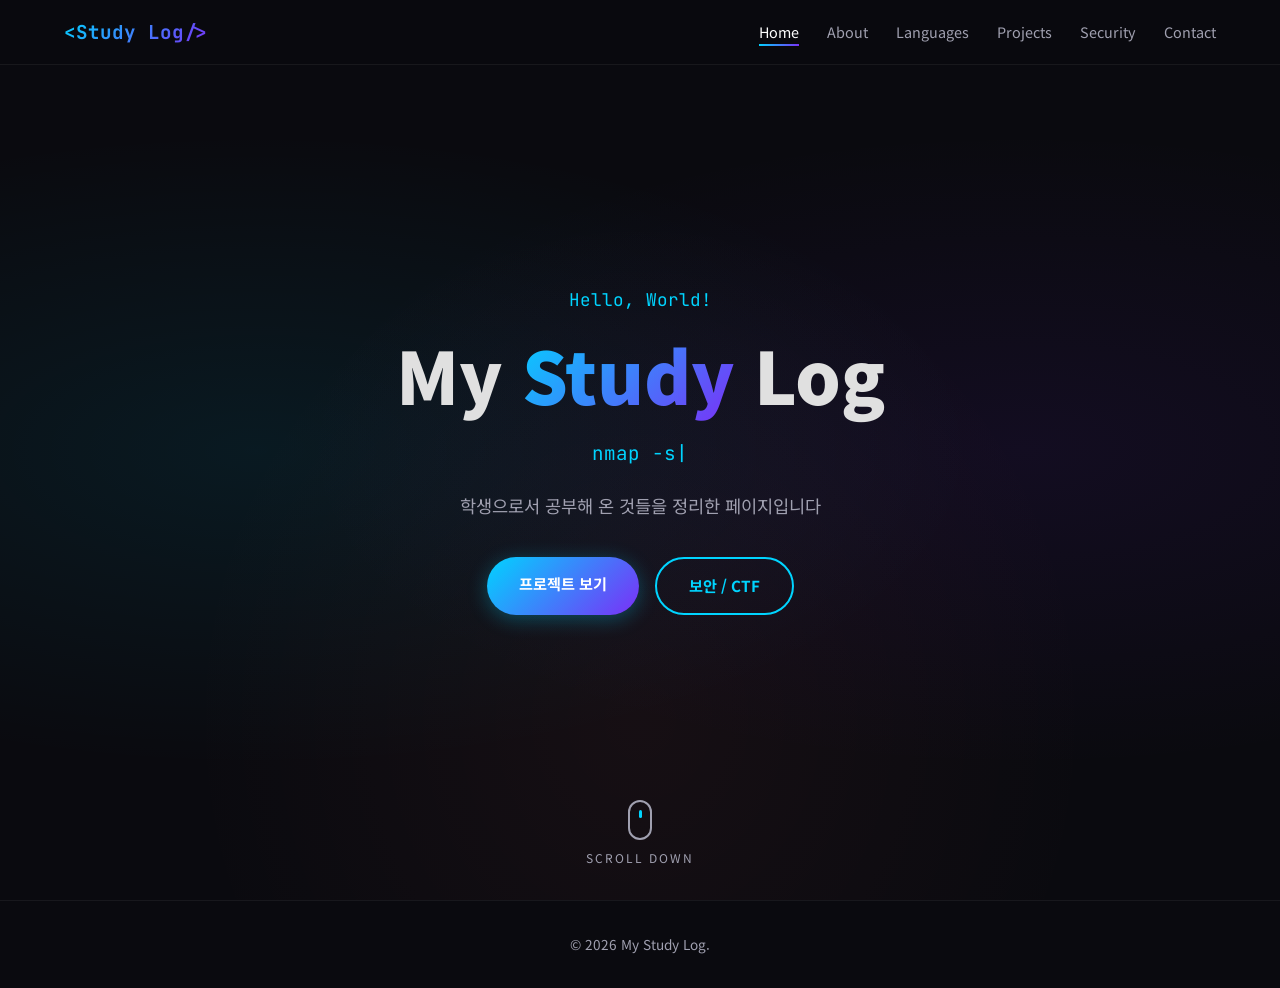
<file: index.html>
<!DOCTYPE html>
<html lang="ko">
<head>
    <meta charset="UTF-8">
    <meta name="viewport" content="width=device-width, initial-scale=1.0">
    <title>My Study Log</title>
    <link rel="stylesheet" href="style.css">
    <link href="https://fonts.googleapis.com/css2?family=JetBrains+Mono:wght@400;700&family=Noto+Sans+KR:wght@300;400;700;900&display=swap" rel="stylesheet">
</head>
<body>
    <nav id="navbar">
        <div class="nav-container">
            <a href="index.html" class="nav-logo">&lt;Study Log/&gt;</a>
            <ul class="nav-links">
                <li><a href="index.html" class="active">Home</a></li>
                <li><a href="about.html">About</a></li>
                <li><a href="languages.html">Languages</a></li>
                <li><a href="projects.html">Projects</a></li>
                <li><a href="security.html">Security</a></li>
                <li><a href="contact.html">Contact</a></li>
            </ul>
            <button class="nav-toggle" aria-label="Toggle menu">
                <span></span><span></span><span></span>
            </button>
        </div>
    </nav>

    <section id="hero">
        <div class="hero-bg-animation"></div>
        <div class="hero-content">
            <p class="hero-greeting">Hello, World!</p>
            <h1 class="hero-title">My <span class="accent">Study</span> Log</h1>
            <div class="hero-typing">
                <span class="typing-text" id="typing-text"></span><span class="cursor">|</span>
            </div>
            <p class="hero-desc">학생으로서 공부해 온 것들을 정리한 페이지입니다</p>
            <div class="hero-buttons">
                <a href="projects.html" class="btn btn-primary">프로젝트 보기</a>
                <a href="security.html" class="btn btn-outline">보안 / CTF</a>
            </div>
        </div>
        <div class="scroll-indicator">
            <div class="mouse">
                <div class="wheel"></div>
            </div>
            <span>Scroll Down</span>
        </div>
    </section>

    <footer>
        <div class="container">
            <p>&copy; 2026 My Study Log.</p>
        </div>
    </footer>

    <script src="script.js"></script>
</body>
</html>
</file>
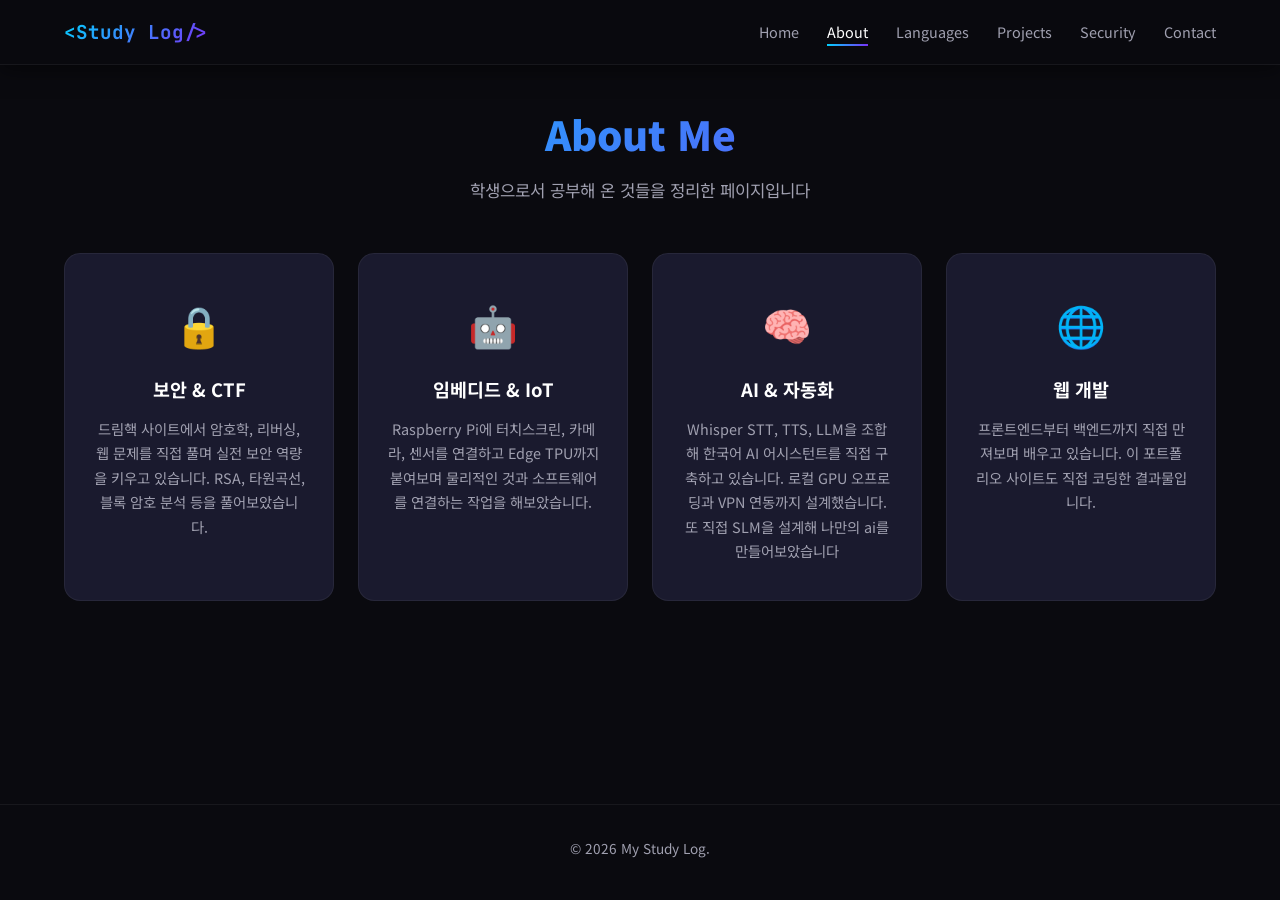
<file: about.html>
<!DOCTYPE html>
<html lang="ko">
<head>
    <meta charset="UTF-8">
    <meta name="viewport" content="width=device-width, initial-scale=1.0">
    <title>About - My Study Log</title>
    <link rel="stylesheet" href="style.css">
    <link href="https://fonts.googleapis.com/css2?family=JetBrains+Mono:wght@400;700&family=Noto+Sans+KR:wght@300;400;700;900&display=swap" rel="stylesheet">
</head>
<body>
    <nav id="navbar" class="scrolled">
        <div class="nav-container">
            <a href="index.html" class="nav-logo">&lt;Study Log/&gt;</a>
            <ul class="nav-links">
                <li><a href="index.html">Home</a></li>
                <li><a href="about.html" class="active">About</a></li>
                <li><a href="languages.html">Languages</a></li>
                <li><a href="projects.html">Projects</a></li>
                <li><a href="security.html">Security</a></li>
                <li><a href="contact.html">Contact</a></li>
            </ul>
            <button class="nav-toggle" aria-label="Toggle menu">
                <span></span><span></span><span></span>
            </button>
        </div>
    </nav>

    <section id="about" class="page-section">
        <div class="container">
            <h2 class="section-title">About Me</h2>
            <p class="section-subtitle">학생으로서 공부해 온 것들을 정리한 페이지입니다</p>
            <div class="about-grid">
                <div class="about-card visible">
                    <div class="about-icon">&#128274;</div>
                    <h3>보안 & CTF</h3>
                    <p>드림핵 사이트에서 암호학, 리버싱, 웹 문제를 직접 풀며 실전 보안 역량을 키우고 있습니다. RSA, 타원곡선, 블록 암호 분석 등을 풀어보았습니다.</p>
                </div>
                <div class="about-card visible">
                    <div class="about-icon">&#129302;</div>
                    <h3>임베디드 & IoT</h3>
                    <p>Raspberry Pi에 터치스크린, 카메라, 센서를 연결하고 Edge TPU까지 붙여보며 물리적인 것과 소프트웨어를 연결하는 작업을 해보았습니다.</p>
                </div>
                <div class="about-card visible">
                    <div class="about-icon">&#129504;</div>
                    <h3>AI & 자동화</h3>
                    <p>Whisper STT, TTS, LLM을 조합해 한국어 AI 어시스턴트를 직접 구축하고 있습니다. 로컬 GPU 오프로딩과 VPN 연동까지 설계했습니다. 또 직접 SLM을 설계해 나만의 ai를 만들어보았습니다</p>
                </div>
                <div class="about-card visible">
                    <div class="about-icon">&#127760;</div>
                    <h3>웹 개발</h3>
                    <p>프론트엔드부터 백엔드까지 직접 만져보며 배우고 있습니다. 이 포트폴리오 사이트도 직접 코딩한 결과물입니다.</p>
                </div>
            </div>
        </div>
    </section>

    <footer>
        <div class="container">
            <p>&copy; 2026 My Study Log.</p>
        </div>
    </footer>

    <script src="script.js"></script>
</body>
</html>
</file>
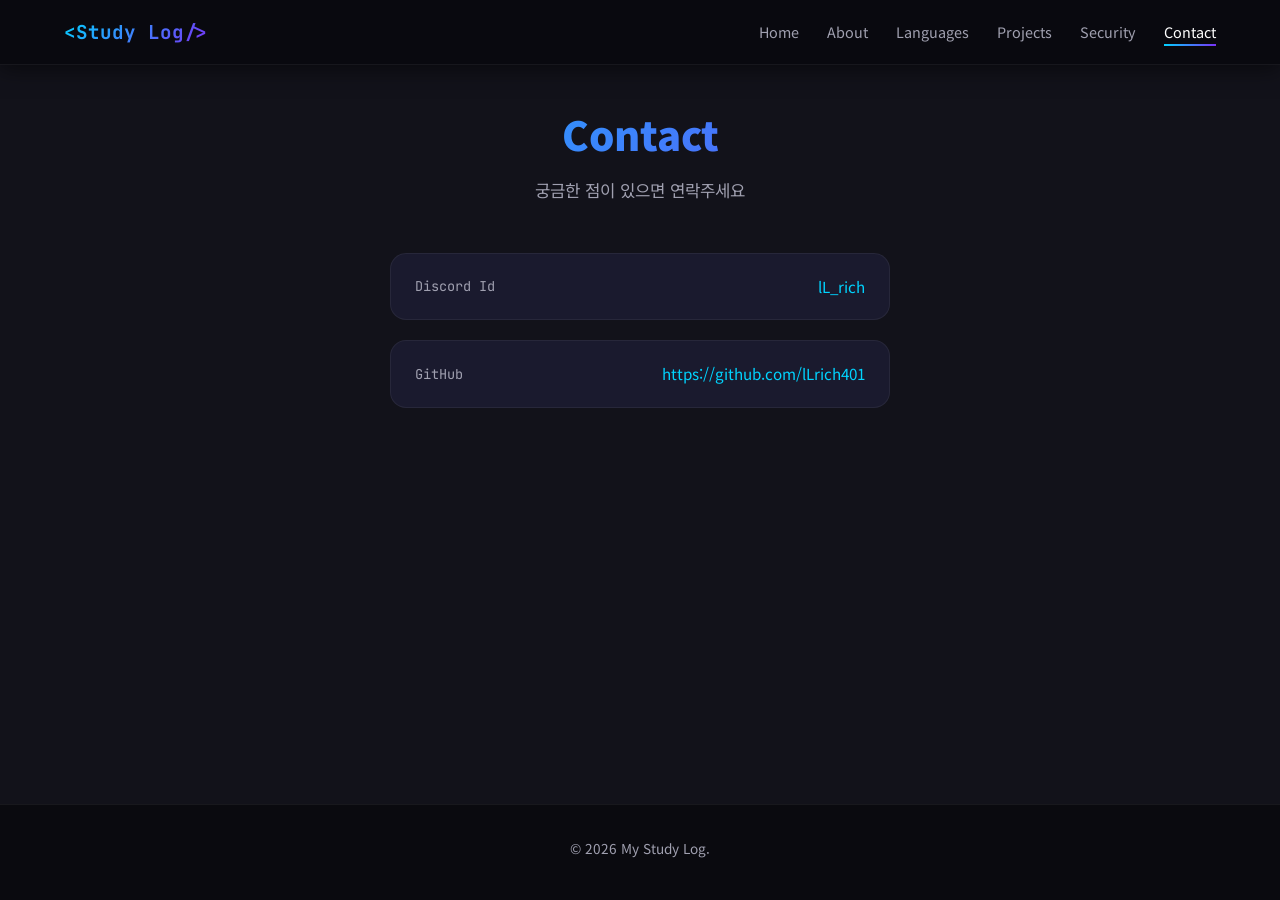
<file: contact.html>
<!DOCTYPE html>
<html lang="ko">
<head>
    <meta charset="UTF-8">
    <meta name="viewport" content="width=device-width, initial-scale=1.0">
    <title>Contact - My Study Log</title>
    <link rel="stylesheet" href="style.css">
    <link href="https://fonts.googleapis.com/css2?family=JetBrains+Mono:wght@400;700&family=Noto+Sans+KR:wght@300;400;700;900&display=swap" rel="stylesheet">
</head>
<body>
    <nav id="navbar" class="scrolled">
        <div class="nav-container">
            <a href="index.html" class="nav-logo">&lt;Study Log/&gt;</a>
            <ul class="nav-links">
                <li><a href="index.html">Home</a></li>
                <li><a href="about.html">About</a></li>
                <li><a href="languages.html">Languages</a></li>
                <li><a href="projects.html">Projects</a></li>
                <li><a href="security.html">Security</a></li>
                <li><a href="contact.html" class="active">Contact</a></li>
            </ul>
            <button class="nav-toggle" aria-label="Toggle menu">
                <span></span><span></span><span></span>
            </button>
        </div>
    </nav>

    <section id="contact" class="page-section">
        <div class="container">
            <h2 class="section-title">Contact</h2>
            <p class="section-subtitle">궁금한 점이 있으면 연락주세요</p>
            <div class="contact-content">
                <div class="contact-info">
                    <div class="contact-item">
                        <span class="contact-label">Discord Id</span>
                        <a href="mailto:your@email.com">lL_rich</a>
                    </div>
                    <div class="contact-item">
                        <span class="contact-label">GitHub</span>
                        <a href="https://github.com/" target="_blank">https://github.com/lLrich401</a>
                    </div>
                </div>
            </div>
        </div>
    </section>

    <footer>
        <div class="container">
            <p>&copy; 2026 My Study Log.</p>
        </div>
    </footer>

    <script src="script.js"></script>
</body>
</html>
</file>
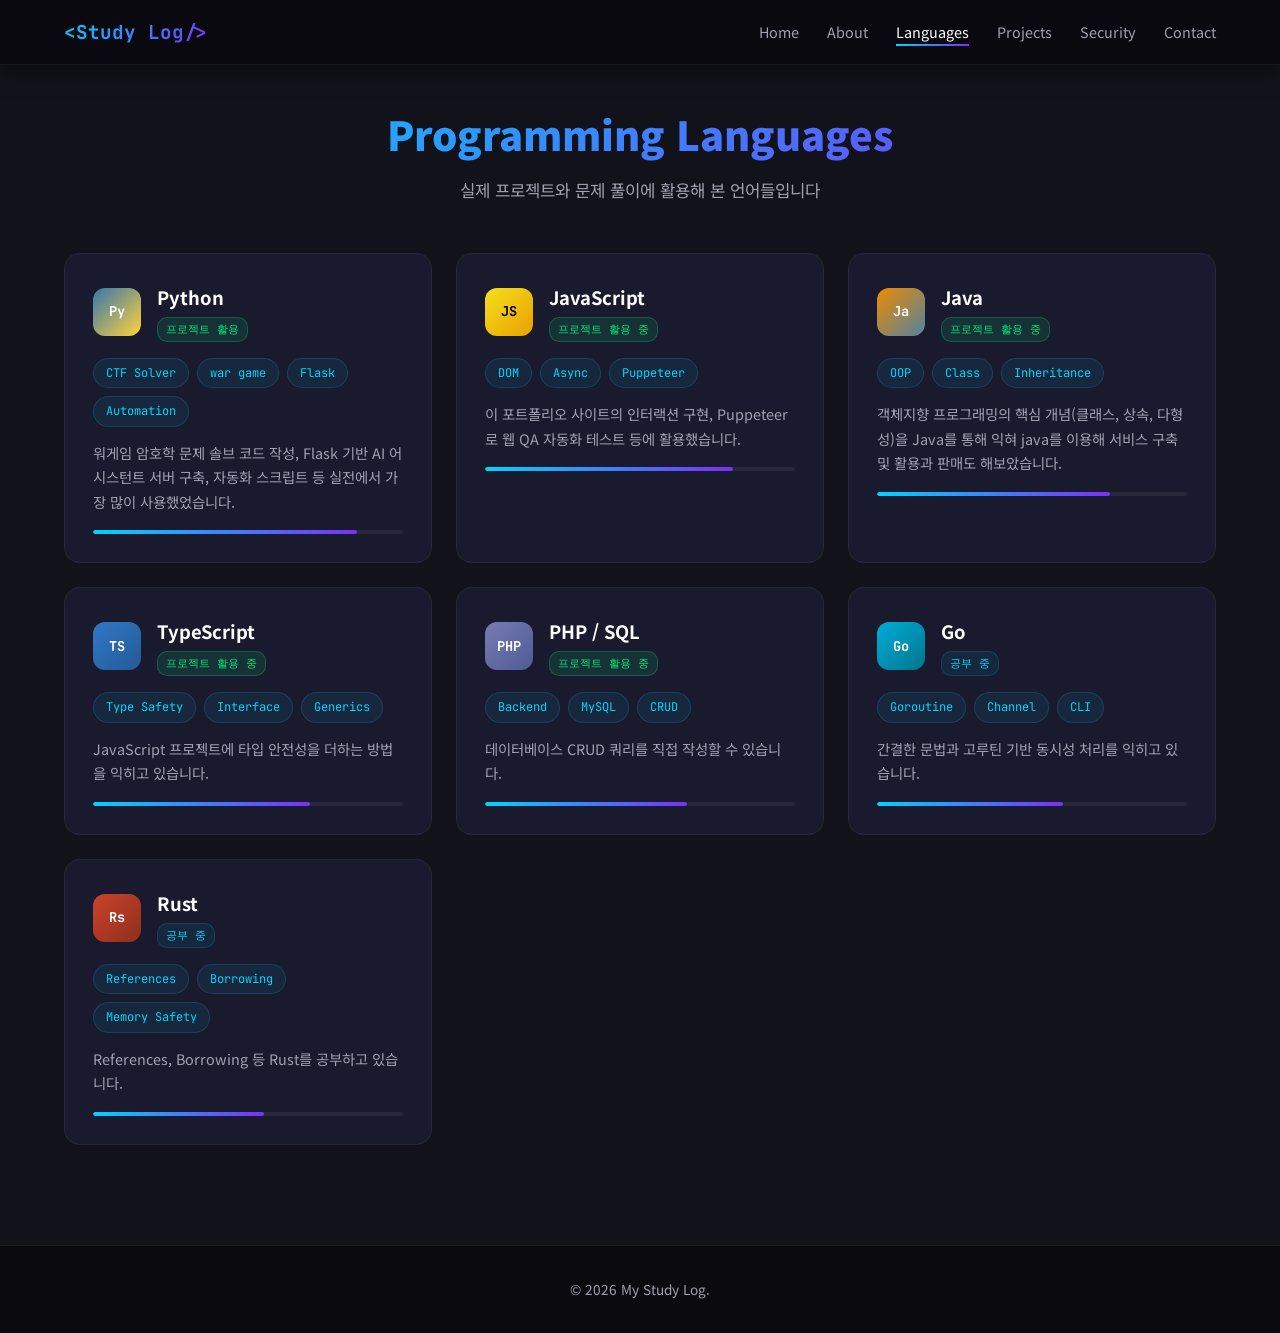
<file: languages.html>
<!DOCTYPE html>
<html lang="ko">
<head>
    <meta charset="UTF-8">
    <meta name="viewport" content="width=device-width, initial-scale=1.0">
    <title>Languages - My Study Log</title>
    <link rel="stylesheet" href="style.css">
    <link href="https://fonts.googleapis.com/css2?family=JetBrains+Mono:wght@400;700&family=Noto+Sans+KR:wght@300;400;700;900&display=swap" rel="stylesheet">
</head>
<body>
    <nav id="navbar" class="scrolled">
        <div class="nav-container">
            <a href="index.html" class="nav-logo">&lt;Study Log/&gt;</a>
            <ul class="nav-links">
                <li><a href="index.html">Home</a></li>
                <li><a href="about.html">About</a></li>
                <li><a href="languages.html" class="active">Languages</a></li>
                <li><a href="projects.html">Projects</a></li>
                <li><a href="security.html">Security</a></li>
                <li><a href="contact.html">Contact</a></li>
            </ul>
            <button class="nav-toggle" aria-label="Toggle menu">
                <span></span><span></span><span></span>
            </button>
        </div>
    </nav>

    <section id="languages" class="page-section">
        <div class="container">
            <h2 class="section-title">Programming Languages</h2>
            <p class="section-subtitle">실제 프로젝트와 문제 풀이에 활용해 본 언어들입니다</p>

            <div class="lang-grid">
                <div class="lang-card" data-lang="python">
                    <div class="lang-header">
                        <div class="lang-icon python-bg"><span>Py</span></div>
                        <div>
                            <h3>Python</h3>
                            <span class="lang-level level-active">프로젝트 활용</span>
                        </div>
                    </div>
                    <div class="lang-tags">
                        <span class="tag">CTF Solver</span>
                        <span class="tag">war game</span>
                        <span class="tag">Flask</span>
                        <span class="tag">Automation</span>
                    </div>
                    <p class="lang-desc">워게임 암호학 문제 솔브 코드 작성, Flask 기반 AI 어시스턴트 서버 구축, 자동화 스크립트 등 실전에서 가장 많이 사용했었습니다.</p>
                    <div class="lang-bar">
                        <div class="lang-progress" data-width="85"></div>
                    </div>
                </div>

                <div class="lang-card" data-lang="javascript">
                    <div class="lang-header">
                        <div class="lang-icon js-bg"><span>JS</span></div>
                        <div>
                            <h3>JavaScript</h3>
                            <span class="lang-level level-active">프로젝트 활용 중</span>
                        </div>
                    </div>
                    <div class="lang-tags">
                        <span class="tag">DOM</span>
                        <span class="tag">Async</span>
                        <span class="tag">Puppeteer</span>
                    </div>
                    <p class="lang-desc">이 포트폴리오 사이트의 인터랙션 구현, Puppeteer로 웹 QA 자동화 테스트 등에 활용했습니다.</p>
                    <div class="lang-bar">
                        <div class="lang-progress" data-width="80"></div>
                    </div>
                </div>

                <div class="lang-card" data-lang="java">
                    <div class="lang-header">
                        <div class="lang-icon java-bg"><span>Ja</span></div>
                        <div>
                            <h3>Java</h3>
                            <span class="lang-level level-active">프로젝트 활용 중</span>
                        </div>
                    </div>
                    <div class="lang-tags">
                        <span class="tag">OOP</span>
                        <span class="tag">Class</span>
                        <span class="tag">Inheritance</span>
                    </div>
                    <p class="lang-desc">객체지향 프로그래밍의 핵심 개념(클래스, 상속, 다형성)을 Java를 통해 익혀 java를 이용해 서비스 구축 및 활용과 판매도 해보았습니다.</p>
                    <div class="lang-bar">
                        <div class="lang-progress" data-width="75"></div>
                    </div>
                </div>

                <div class="lang-card" data-lang="typescript">
                    <div class="lang-header">
                        <div class="lang-icon ts-bg"><span>TS</span></div>
                        <div>
                            <h3>TypeScript</h3>
                            <span class="lang-level level-active">프로젝트 활용 중</span>
                        </div>
                    </div>
                    <div class="lang-tags">
                        <span class="tag">Type Safety</span>
                        <span class="tag">Interface</span>
                        <span class="tag">Generics</span>
                    </div>
                    <p class="lang-desc">JavaScript 프로젝트에 타입 안전성을 더하는 방법을 익히고 있습니다.</p>
                    <div class="lang-bar">
                        <div class="lang-progress" data-width="70"></div>
                    </div>
                </div>

                <div class="lang-card" data-lang="php">
                    <div class="lang-header">
                        <div class="lang-icon php-bg"><span>PHP</span></div>
                        <div>
                            <h3>PHP / SQL</h3>
                            <span class="lang-level level-active">프로젝트 활용 중</span>
                        </div>
                    </div>
                    <div class="lang-tags">
                        <span class="tag">Backend</span>
                        <span class="tag">MySQL</span>
                        <span class="tag">CRUD</span>
                    </div>
                    <p class="lang-desc">데이터베이스 CRUD 쿼리를 직접 작성할 수 있습니다.</p>
                    <div class="lang-bar">
                        <div class="lang-progress" data-width="65"></div>
                    </div>
                </div>

                <div class="lang-card" data-lang="go">
                    <div class="lang-header">
                        <div class="lang-icon go-bg"><span>Go</span></div>
                        <div>
                            <h3>Go</h3>
                            <span class="lang-level level-learning">공부 중</span>
                        </div>
                    </div>
                    <div class="lang-tags">
                        <span class="tag">Goroutine</span>
                        <span class="tag">Channel</span>
                        <span class="tag">CLI</span>
                    </div>
                    <p class="lang-desc">간결한 문법과 고루틴 기반 동시성 처리를 익히고 있습니다.</p>
                    <div class="lang-bar">
                        <div class="lang-progress" data-width="60"></div>
                    </div>
                </div>

                <div class="lang-card" data-lang="rust">
                    <div class="lang-header">
                        <div class="lang-icon rust-bg"><span>Rs</span></div>
                        <div>
                            <h3>Rust</h3>
                            <span class="lang-level level-learning">공부 중</span>
                        </div>
                    </div>
                    <div class="lang-tags">
                        <span class="tag">References</span>
                        <span class="tag">Borrowing</span>
                        <span class="tag">Memory Safety</span>
                    </div>
                    <p class="lang-desc">References, Borrowing 등 Rust를 공부하고 있습니다.</p>
                    <div class="lang-bar">
                        <div class="lang-progress" data-width="55"></div>
                    </div>
                </div>
            </div>
        </div>
    </section>

    <footer>
        <div class="container">
            <p>&copy; 2026 My Study Log.</p>
        </div>
    </footer>

    <script src="script.js"></script>
</body>
</html>
</file>
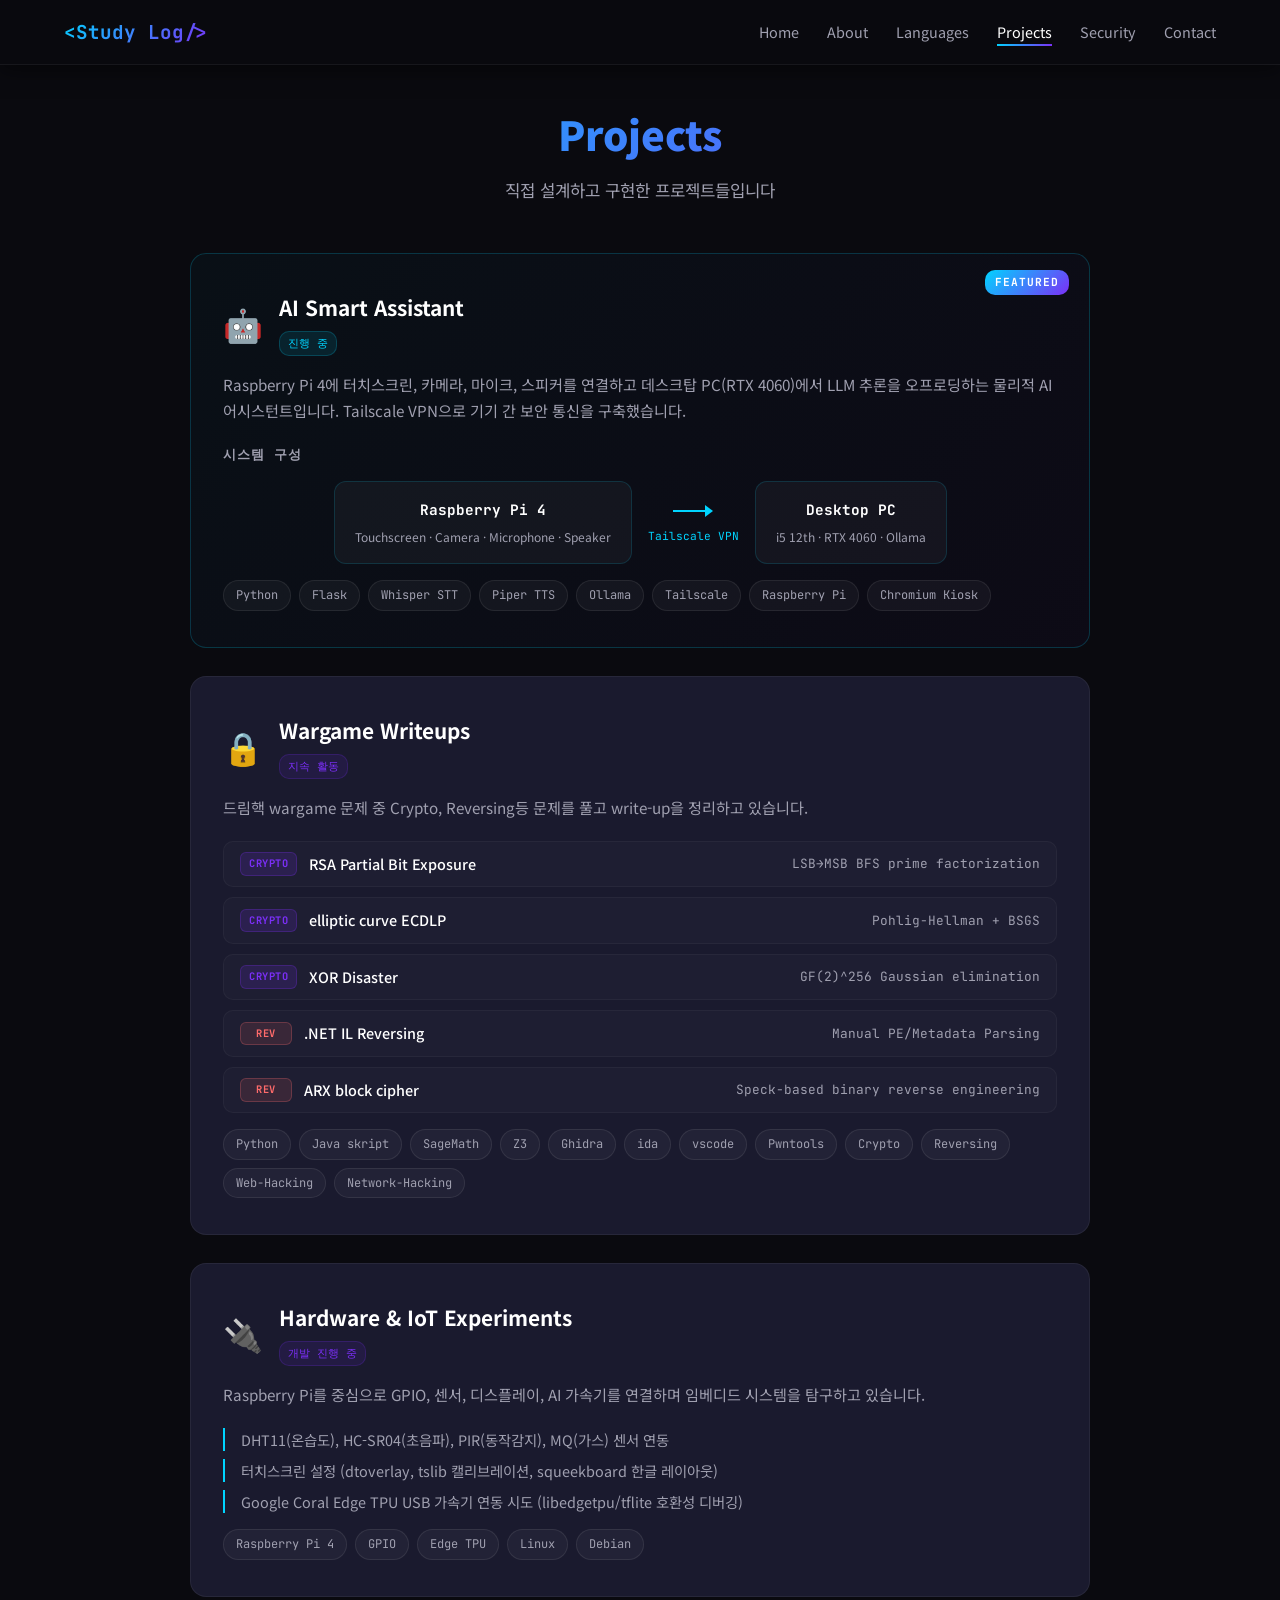
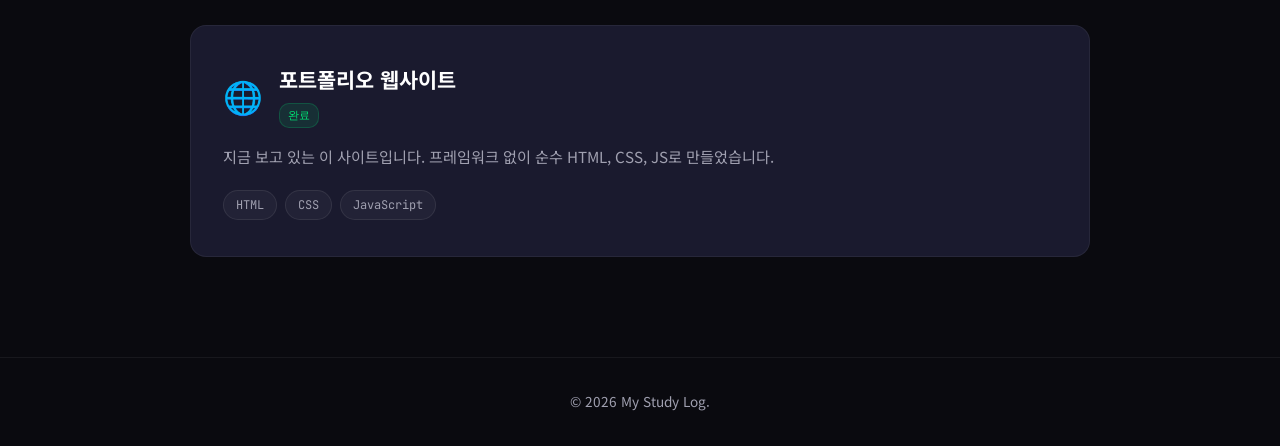
<file: projects.html>
<!DOCTYPE html>
<html lang="ko">
<head>
    <meta charset="UTF-8">
    <meta name="viewport" content="width=device-width, initial-scale=1.0">
    <title>Projects - My Study Log</title>
    <link rel="stylesheet" href="style.css">
    <link href="https://fonts.googleapis.com/css2?family=JetBrains+Mono:wght@400;700&family=Noto+Sans+KR:wght@300;400;700;900&display=swap" rel="stylesheet">
</head>
<body>
    <nav id="navbar" class="scrolled">
        <div class="nav-container">
            <a href="index.html" class="nav-logo">&lt;Study Log/&gt;</a>
            <ul class="nav-links">
                <li><a href="index.html">Home</a></li>
                <li><a href="about.html">About</a></li>
                <li><a href="languages.html">Languages</a></li>
                <li><a href="projects.html" class="active">Projects</a></li>
                <li><a href="security.html">Security</a></li>
                <li><a href="contact.html">Contact</a></li>
            </ul>
            <button class="nav-toggle" aria-label="Toggle menu">
                <span></span><span></span><span></span>
            </button>
        </div>
    </nav>

    <section id="projects" class="page-section">
        <div class="container">
            <h2 class="section-title">Projects</h2>
            <p class="section-subtitle">직접 설계하고 구현한 프로젝트들입니다</p>

            <div class="project-list">

                <!-- Project 1: AI Assistant -->
                <div class="project-card featured">
                    <div class="project-badge">Featured</div>
                    <div class="project-header">
                        <div class="project-icon">&#129302;</div>
                        <div>
                            <h3>AI Smart Assistant</h3>
                            <span class="project-status status-progress">진행 중</span>
                        </div>
                    </div>
                    <p class="project-desc">
                        Raspberry Pi 4에 터치스크린, 카메라, 마이크, 스피커를 연결하고 데스크탑 PC(RTX 4060)에서 LLM 추론을 오프로딩하는 물리적 AI 어시스턴트입니다. Tailscale VPN으로 기기 간 보안 통신을 구축했습니다.
                    </p>
                    <div class="project-architecture">
                        <h4>시스템 구성</h4>
                        <div class="arch-flow">
                            <div class="arch-node">
                                <span class="arch-label">Raspberry Pi 4</span>
                                <span class="arch-detail">Touchscreen · Camera · Microphone · Speaker</span>
                            </div>
                            <div class="arch-arrow">
                                <svg width="40" height="24" viewBox="0 0 40 24">
                                    <line x1="0" y1="12" x2="32" y2="12" stroke="currentColor" stroke-width="2"/>
                                    <polygon points="32,6 40,12 32,18" fill="currentColor"/>
                                </svg>
                                <span>Tailscale VPN</span>
                            </div>
                            <div class="arch-node">
                                <span class="arch-label">Desktop PC</span>
                                <span class="arch-detail">i5 12th · RTX 4060 · Ollama</span>
                            </div>
                        </div>
                    </div>
                    <div class="project-tech">
                        <span class="tech-tag">Python</span>
                        <span class="tech-tag">Flask</span>
                        <span class="tech-tag">Whisper STT</span>
                        <span class="tech-tag">Piper TTS</span>
                        <span class="tech-tag">Ollama</span>
                        <span class="tech-tag">Tailscale</span>
                        <span class="tech-tag">Raspberry Pi</span>
                        <span class="tech-tag">Chromium Kiosk</span>
                    </div>
                </div>

                <!-- Project 2: CTF Writeups -->
                <div class="project-card">
                    <div class="project-header">
                        <div class="project-icon">&#128274;</div>
                        <div>
                            <h3>Wargame Writeups</h3>
                            <span class="project-status status-ongoing">지속 활동</span>
                        </div>
                    </div>
                    <p class="project-desc">
                        드림핵 wargame 문제 중 Crypto, Reversing등 문제를 풀고 write-up을 정리하고 있습니다.
                    </p>
                    <div class="ctf-highlights">
                        <div class="ctf-item">
                            <span class="ctf-category crypto">Crypto</span>
                            <span class="ctf-name">RSA Partial Bit Exposure</span>
                            <span class="ctf-method">LSB→MSB BFS prime factorization</span>
                        </div>
                        <div class="ctf-item">
                            <span class="ctf-category crypto">Crypto</span>
                            <span class="ctf-name">elliptic curve ECDLP</span>
                            <span class="ctf-method">Pohlig-Hellman + BSGS</span>
                        </div>
                        <div class="ctf-item">
                            <span class="ctf-category crypto">Crypto</span>
                            <span class="ctf-name">XOR Disaster</span>
                            <span class="ctf-method">GF(2)^256 Gaussian elimination</span>
                        </div>
                        <div class="ctf-item">
                            <span class="ctf-category rev">Rev</span>
                            <span class="ctf-name">.NET IL Reversing</span>
                            <span class="ctf-method">Manual PE/Metadata Parsing</span>
                        </div>
                        <div class="ctf-item">
                            <span class="ctf-category rev">Rev</span>
                            <span class="ctf-name">ARX ​​block cipher</span>
                            <span class="ctf-method">Speck-based binary reverse engineering</span>
                        </div>
                    </div>
                    <div class="project-tech">
                        <span class="tech-tag">Python</span>
                        <span class="tech-tag">Java skript</span>
                        <span class="tech-tag">SageMath</span>
                        <span class="tech-tag">Z3</span>
                        <span class="tech-tag">Ghidra</span>
                        <span class="tech-tag">ida</span>
                        <span class="tech-tag">vscode</span>
                        <span class="tech-tag">Pwntools</span>
                        <span class="tech-tag">Crypto</span>
                        <span class="tech-tag">Reversing</span>
                        <span class="tech-tag">Web-Hacking</span>
                        <span class="tech-tag">Network-Hacking</span>
                    </div>
                </div>

                <!-- Project 3: Hardware/IoT -->
                <div class="project-card">
                    <div class="project-header">
                        <div class="project-icon">&#128268;</div>
                        <div>
                            <h3>Hardware & IoT Experiments</h3>
                            <span class="project-status status-ongoing">개발 진행 중</span>
                        </div>
                    </div>
                    <p class="project-desc">
                        Raspberry Pi를 중심으로 GPIO, 센서, 디스플레이, AI 가속기를 연결하며 임베디드 시스템을 탐구하고 있습니다.
                    </p>
                    <ul class="project-highlights">
                        <li>DHT11(온습도), HC-SR04(초음파), PIR(동작감지), MQ(가스) 센서 연동</li>
                        <li>터치스크린 설정 (dtoverlay, tslib 캘리브레이션, squeekboard 한글 레이아웃)</li>
                        <li>Google Coral Edge TPU USB 가속기 연동 시도 (libedgetpu/tflite 호환성 디버깅)</li>
                    </ul>
                    <div class="project-tech">
                        <span class="tech-tag">Raspberry Pi 4</span>
                        <span class="tech-tag">GPIO</span>
                        <span class="tech-tag">Edge TPU</span>
                        <span class="tech-tag">Linux</span>
                        <span class="tech-tag">Debian</span>
                    </div>
                </div>

                <!-- Project 4: This Portfolio -->
                <div class="project-card">
                    <div class="project-header">
                        <div class="project-icon">&#127760;</div>
                        <div>
                            <h3>포트폴리오 웹사이트</h3>
                            <span class="project-status status-done">완료</span>
                        </div>
                    </div>
                    <p class="project-desc">
                        지금 보고 있는 이 사이트입니다. 프레임워크 없이 순수 HTML, CSS, JS로 만들었습니다.
                    </p>
                    <div class="project-tech">
                        <span class="tech-tag">HTML</span>
                        <span class="tech-tag">CSS</span>
                        <span class="tech-tag">JavaScript</span>
                    </div>
                </div>

            </div>
        </div>
    </section>

    <footer>
        <div class="container">
            <p>&copy; 2026 My Study Log.</p>
        </div>
    </footer>

    <script src="script.js"></script>
</body>
</html>
</file>
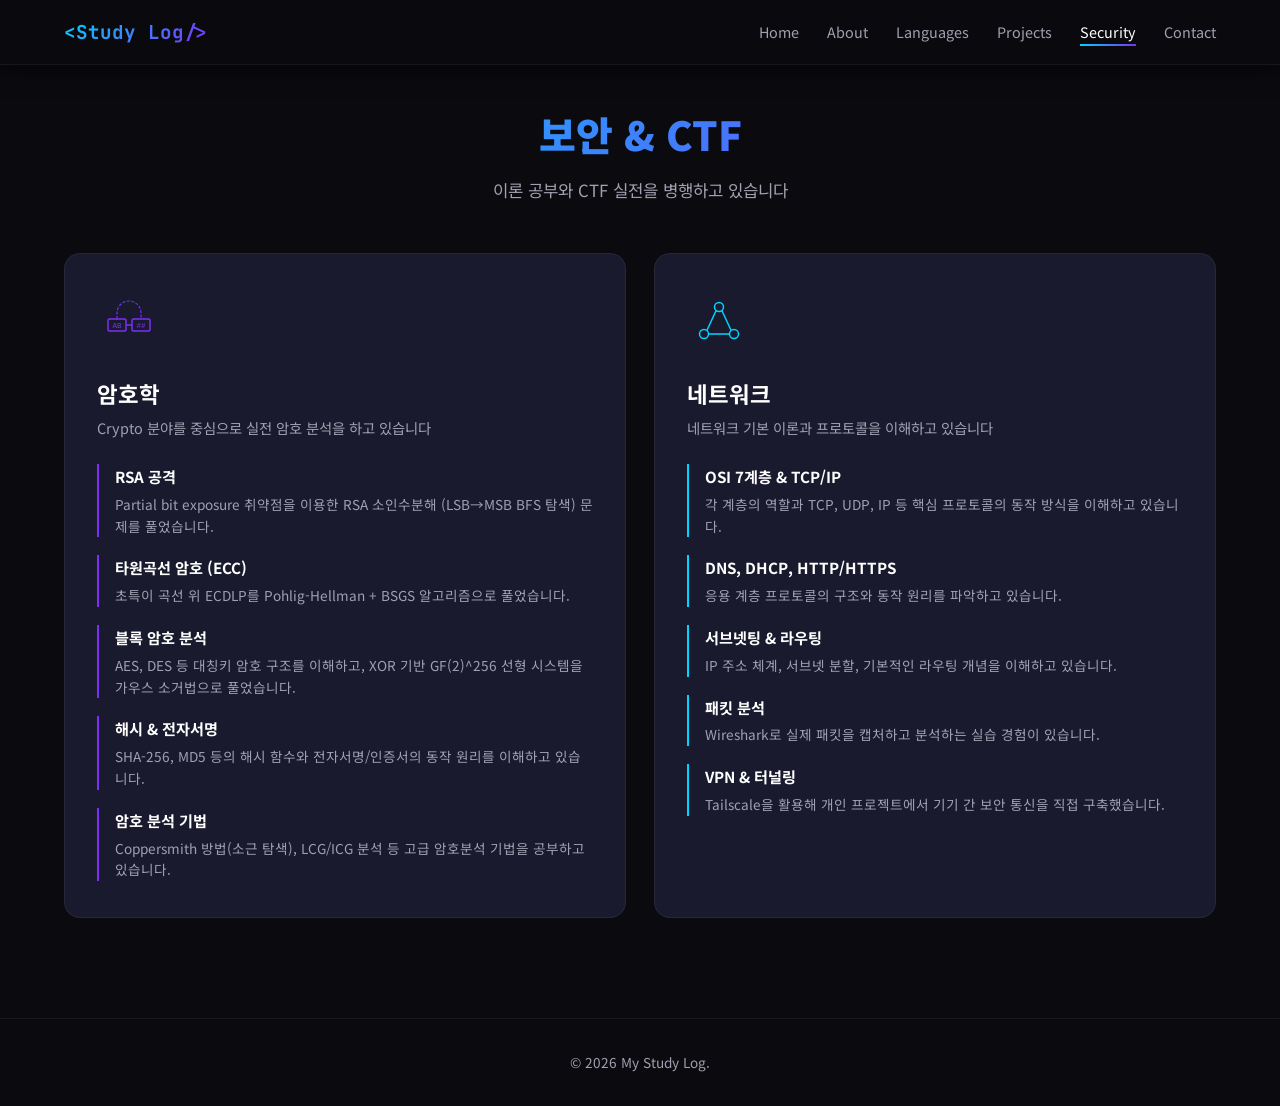
<file: security.html>
<!DOCTYPE html>
<html lang="ko">
<head>
    <meta charset="UTF-8">
    <meta name="viewport" content="width=device-width, initial-scale=1.0">
    <title>Security - My Study Log</title>
    <link rel="stylesheet" href="style.css">
    <link href="https://fonts.googleapis.com/css2?family=JetBrains+Mono:wght@400;700&family=Noto+Sans+KR:wght@300;400;700;900&display=swap" rel="stylesheet">
</head>
<body>
    <nav id="navbar" class="scrolled">
        <div class="nav-container">
            <a href="index.html" class="nav-logo">&lt;Study Log/&gt;</a>
            <ul class="nav-links">
                <li><a href="index.html">Home</a></li>
                <li><a href="about.html">About</a></li>
                <li><a href="languages.html">Languages</a></li>
                <li><a href="projects.html">Projects</a></li>
                <li><a href="security.html" class="active">Security</a></li>
                <li><a href="contact.html">Contact</a></li>
            </ul>
            <button class="nav-toggle" aria-label="Toggle menu">
                <span></span><span></span><span></span>
            </button>
        </div>
    </nav>

    <section id="security" class="page-section">
        <div class="container">
            <h2 class="section-title">보안 & CTF</h2>
            <p class="section-subtitle">이론 공부와 CTF 실전을 병행하고 있습니다</p>

            <div class="security-grid">
                <div class="security-card" data-topic="crypto">
                    <div class="security-icon">
                        <svg viewBox="0 0 64 64" width="48" height="48">
                            <rect x="4" y="28" width="24" height="16" rx="2" fill="none" stroke="currentColor" stroke-width="2"/>
                            <rect x="36" y="28" width="24" height="16" rx="2" fill="none" stroke="currentColor" stroke-width="2"/>
                            <line x1="28" y1="36" x2="36" y2="36" stroke="currentColor" stroke-width="2"/>
                            <text x="10" y="40" font-size="10" fill="currentColor" font-family="monospace">AB</text>
                            <text x="42" y="40" font-size="10" fill="currentColor" font-family="monospace">##</text>
                            <path d="M16 28V20a16 16 0 0 1 32 0v8" fill="none" stroke="currentColor" stroke-width="1.5" stroke-dasharray="4,2"/>
                        </svg>
                    </div>
                    <h3>암호학</h3>
                    <h4>Crypto 분야를 중심으로 실전 암호 분석을 하고 있습니다</h4>
                    <ul class="security-list">
                        <li>
                            <strong>RSA 공격</strong>
                            <p>Partial bit exposure 취약점을 이용한 RSA 소인수분해 (LSB→MSB BFS 탐색) 문제를 풀었습니다.</p>
                        </li>
                        <li>
                            <strong>타원곡선 암호 (ECC)</strong>
                            <p>초특이 곡선 위 ECDLP를 Pohlig-Hellman + BSGS 알고리즘으로 풀었습니다.</p>
                        </li>
                        <li>
                            <strong>블록 암호 분석</strong>
                            <p>AES, DES 등 대칭키 암호 구조를 이해하고, XOR 기반 GF(2)^256 선형 시스템을 가우스 소거법으로 풀었습니다.</p>
                        </li>
                        <li>
                            <strong>해시 & 전자서명</strong>
                            <p>SHA-256, MD5 등의 해시 함수와 전자서명/인증서의 동작 원리를 이해하고 있습니다.</p>
                        </li>
                        <li>
                            <strong>암호 분석 기법</strong>
                            <p>Coppersmith 방법(소근 탐색), LCG/ICG 분석 등 고급 암호분석 기법을 공부하고 있습니다.</p>
                        </li>
                    </ul>
                </div>

                <div class="security-card" data-topic="network">
                    <div class="security-icon">
                        <svg viewBox="0 0 64 64" width="48" height="48">
                            <circle cx="32" cy="12" r="6" fill="none" stroke="currentColor" stroke-width="2"/>
                            <circle cx="12" cy="48" r="6" fill="none" stroke="currentColor" stroke-width="2"/>
                            <circle cx="52" cy="48" r="6" fill="none" stroke="currentColor" stroke-width="2"/>
                            <line x1="28" y1="17" x2="16" y2="43" stroke="currentColor" stroke-width="2"/>
                            <line x1="36" y1="17" x2="48" y2="43" stroke="currentColor" stroke-width="2"/>
                            <line x1="18" y1="48" x2="46" y2="48" stroke="currentColor" stroke-width="2"/>
                        </svg>
                    </div>
                    <h3>네트워크</h3>
                    <h4>네트워크 기본 이론과 프로토콜을 이해하고 있습니다</h4>
                    <ul class="security-list">
                        <li>
                            <strong>OSI 7계층 & TCP/IP</strong>
                            <p>각 계층의 역할과 TCP, UDP, IP 등 핵심 프로토콜의 동작 방식을 이해하고 있습니다.</p>
                        </li>
                        <li>
                            <strong>DNS, DHCP, HTTP/HTTPS</strong>
                            <p>응용 계층 프로토콜의 구조와 동작 원리를 파악하고 있습니다.</p>
                        </li>
                        <li>
                            <strong>서브넷팅 & 라우팅</strong>
                            <p>IP 주소 체계, 서브넷 분할, 기본적인 라우팅 개념을 이해하고 있습니다.</p>
                        </li>
                        <li>
                            <strong>패킷 분석</strong>
                            <p>Wireshark로 실제 패킷을 캡처하고 분석하는 실습 경험이 있습니다.</p>
                        </li>
                        <li>
                            <strong>VPN & 터널링</strong>
                            <p>Tailscale을 활용해 개인 프로젝트에서 기기 간 보안 통신을 직접 구축했습니다.</p>
                        </li>
                    </ul>
                </div>
            </div>
        </div>
    </section>

    <footer>
        <div class="container">
            <p>&copy; 2026 My Study Log.</p>
        </div>
    </footer>

    <script src="script.js"></script>
</body>
</html>
</file>
<file: style.css>
/* ===== CSS Variables ===== */
:root {
    --bg-primary: #0a0a0f;
    --bg-secondary: #12121a;
    --bg-card: #1a1a2e;
    --bg-card-hover: #222240;
    --text-primary: #e0e0e0;
    --text-secondary: #a0a0b0;
    --accent: #00d4ff;
    --accent-2: #7b2ff7;
    --accent-3: #ff6b6b;
    --accent-4: #00e676;
    --gradient-1: linear-gradient(135deg, #00d4ff, #7b2ff7);
    --gradient-2: linear-gradient(135deg, #7b2ff7, #ff6b6b);
    --border-color: rgba(255, 255, 255, 0.06);
    --shadow: 0 8px 32px rgba(0, 0, 0, 0.3);
    --radius: 16px;
    --font-main: 'Noto Sans KR', sans-serif;
    --font-mono: 'JetBrains Mono', monospace;
}

/* ===== Reset & Base ===== */
*, *::before, *::after {
    margin: 0;
    padding: 0;
    box-sizing: border-box;
}

html {
    scroll-behavior: smooth;
    font-size: 16px;
}

body {
    font-family: var(--font-main);
    background: var(--bg-primary);
    color: var(--text-primary);
    line-height: 1.7;
    overflow-x: hidden;
}

a {
    color: var(--accent);
    text-decoration: none;
    transition: color 0.3s;
}

a:hover {
    color: #fff;
}

.container {
    max-width: 1200px;
    margin: 0 auto;
    padding: 0 24px;
}

/* ===== Navigation ===== */
#navbar {
    position: fixed;
    top: 0;
    left: 0;
    right: 0;
    z-index: 1000;
    background: rgba(10, 10, 15, 0.85);
    backdrop-filter: blur(20px);
    border-bottom: 1px solid var(--border-color);
    transition: all 0.3s;
}

#navbar.scrolled {
    background: rgba(10, 10, 15, 0.95);
    box-shadow: 0 4px 20px rgba(0, 0, 0, 0.5);
}

.nav-container {
    max-width: 1200px;
    margin: 0 auto;
    padding: 0 24px;
    display: flex;
    justify-content: space-between;
    align-items: center;
    height: 64px;
}

.nav-logo {
    font-family: var(--font-mono);
    font-size: 1.2rem;
    font-weight: 700;
    background: var(--gradient-1);
    -webkit-background-clip: text;
    -webkit-text-fill-color: transparent;
    background-clip: text;
}

.nav-links {
    display: flex;
    list-style: none;
    gap: 28px;
}

.nav-links a {
    color: var(--text-secondary);
    font-size: 0.9rem;
    font-weight: 400;
    position: relative;
    padding: 4px 0;
}

.nav-links a::after {
    content: '';
    position: absolute;
    bottom: 0;
    left: 0;
    width: 0;
    height: 2px;
    background: var(--gradient-1);
    transition: width 0.3s;
}

.nav-links a:hover,
.nav-links a.active {
    color: #fff;
    -webkit-text-fill-color: unset;
}

.nav-links a:hover::after,
.nav-links a.active::after {
    width: 100%;
}

.nav-toggle {
    display: none;
    flex-direction: column;
    gap: 5px;
    background: none;
    border: none;
    cursor: pointer;
    padding: 4px;
}

.nav-toggle span {
    width: 24px;
    height: 2px;
    background: var(--text-primary);
    transition: all 0.3s;
}

/* ===== Hero Section ===== */
#hero {
    min-height: 100vh;
    display: flex;
    flex-direction: column;
    justify-content: center;
    align-items: center;
    text-align: center;
    position: relative;
    padding: 80px 24px;
    overflow: hidden;
}

.hero-bg-animation {
    position: absolute;
    inset: 0;
    background:
        radial-gradient(ellipse at 20% 50%, rgba(0, 212, 255, 0.08) 0%, transparent 50%),
        radial-gradient(ellipse at 80% 50%, rgba(123, 47, 247, 0.08) 0%, transparent 50%),
        radial-gradient(ellipse at 50% 80%, rgba(255, 107, 107, 0.05) 0%, transparent 50%);
    animation: bgPulse 8s ease-in-out infinite alternate;
}

@keyframes bgPulse {
    0% { opacity: 0.6; transform: scale(1); }
    100% { opacity: 1; transform: scale(1.05); }
}

.hero-content {
    position: relative;
    z-index: 1;
}

.hero-greeting {
    font-family: var(--font-mono);
    font-size: 1.1rem;
    color: var(--accent);
    margin-bottom: 16px;
    opacity: 0;
    animation: fadeInUp 0.8s 0.2s forwards;
}

.hero-title {
    font-size: clamp(2.5rem, 6vw, 4.5rem);
    font-weight: 900;
    line-height: 1.2;
    margin-bottom: 20px;
    opacity: 0;
    animation: fadeInUp 0.8s 0.4s forwards;
}

.hero-title .accent {
    background: var(--gradient-1);
    -webkit-background-clip: text;
    -webkit-text-fill-color: transparent;
    background-clip: text;
}

.hero-typing {
    font-family: var(--font-mono);
    font-size: 1.2rem;
    color: var(--accent);
    min-height: 2em;
    margin-bottom: 16px;
    opacity: 0;
    animation: fadeInUp 0.8s 0.6s forwards;
}

.cursor {
    animation: blink 1s step-end infinite;
}

@keyframes blink {
    50% { opacity: 0; }
}

.hero-desc {
    font-size: 1.1rem;
    color: var(--text-secondary);
    margin-bottom: 36px;
    opacity: 0;
    animation: fadeInUp 0.8s 0.8s forwards;
}

.hero-buttons {
    display: flex;
    gap: 16px;
    justify-content: center;
    flex-wrap: wrap;
    opacity: 0;
    animation: fadeInUp 0.8s 1s forwards;
}

.btn {
    padding: 14px 32px;
    border-radius: 50px;
    font-size: 0.95rem;
    font-weight: 700;
    cursor: pointer;
    transition: all 0.3s;
    border: none;
    font-family: var(--font-main);
}

.btn-primary {
    background: var(--gradient-1);
    color: #fff;
    box-shadow: 0 4px 20px rgba(0, 212, 255, 0.3);
}

.btn-primary:hover {
    transform: translateY(-2px);
    box-shadow: 0 8px 30px rgba(0, 212, 255, 0.5);
    color: #fff;
}

.btn-outline {
    background: transparent;
    color: var(--accent);
    border: 2px solid var(--accent);
}

.btn-outline:hover {
    background: var(--accent);
    color: var(--bg-primary);
    transform: translateY(-2px);
}

.scroll-indicator {
    position: absolute;
    bottom: 32px;
    display: flex;
    flex-direction: column;
    align-items: center;
    gap: 8px;
    opacity: 0;
    animation: fadeInUp 0.8s 1.2s forwards;
}

.scroll-indicator span {
    font-size: 0.75rem;
    color: var(--text-secondary);
    letter-spacing: 2px;
    text-transform: uppercase;
}

.mouse {
    width: 24px;
    height: 40px;
    border: 2px solid var(--text-secondary);
    border-radius: 12px;
    display: flex;
    justify-content: center;
    padding-top: 8px;
}

.wheel {
    width: 3px;
    height: 8px;
    background: var(--accent);
    border-radius: 2px;
    animation: scroll 2s ease-in-out infinite;
}

@keyframes scroll {
    0%, 100% { transform: translateY(0); opacity: 1; }
    50% { transform: translateY(8px); opacity: 0.3; }
}

@keyframes fadeInUp {
    from { opacity: 0; transform: translateY(30px); }
    to { opacity: 1; transform: translateY(0); }
}

/* ===== Section Titles ===== */
.section-title {
    text-align: center;
    font-size: 2.5rem;
    font-weight: 900;
    margin-bottom: 8px;
    background: var(--gradient-1);
    -webkit-background-clip: text;
    -webkit-text-fill-color: transparent;
    background-clip: text;
}

.section-subtitle {
    text-align: center;
    color: var(--text-secondary);
    font-size: 1.05rem;
    margin-bottom: 48px;
}

/* ===== About Section ===== */
#about {
    padding: 100px 0;
}

.about-grid {
    display: grid;
    grid-template-columns: repeat(auto-fit, minmax(260px, 1fr));
    gap: 24px;
}

.about-card {
    background: var(--bg-card);
    border: 1px solid var(--border-color);
    border-radius: var(--radius);
    padding: 36px 28px;
    text-align: center;
    transition: all 0.4s;
}

.about-card:hover {
    background: var(--bg-card-hover);
    transform: translateY(-4px);
    box-shadow: var(--shadow);
    border-color: rgba(0, 212, 255, 0.2);
}

.about-icon {
    font-size: 2.5rem;
    margin-bottom: 16px;
}

.about-card h3 {
    font-size: 1.15rem;
    margin-bottom: 12px;
    color: #fff;
}

.about-card p {
    color: var(--text-secondary);
    font-size: 0.9rem;
    line-height: 1.7;
}

/* ===== Languages Section ===== */
#languages {
    padding: 100px 0;
    background: var(--bg-secondary);
}

.lang-grid {
    display: grid;
    grid-template-columns: repeat(auto-fill, minmax(280px, 1fr));
    gap: 24px;
}

.lang-card {
    background: var(--bg-card);
    border: 1px solid var(--border-color);
    border-radius: var(--radius);
    padding: 28px;
    transition: all 0.4s;
    opacity: 0;
    transform: translateY(20px);
}

.lang-card.visible {
    opacity: 1;
    transform: translateY(0);
}

.lang-card:hover {
    background: var(--bg-card-hover);
    transform: translateY(-6px);
    box-shadow: var(--shadow);
}

.lang-header {
    display: flex;
    align-items: center;
    gap: 16px;
    margin-bottom: 16px;
}

.lang-icon {
    width: 48px;
    height: 48px;
    border-radius: 12px;
    display: flex;
    align-items: center;
    justify-content: center;
    font-family: var(--font-mono);
    font-weight: 700;
    font-size: 0.85rem;
    color: #fff;
    flex-shrink: 0;
}

.python-bg { background: linear-gradient(135deg, #3776AB, #FFD43B); }
.java-bg { background: linear-gradient(135deg, #ED8B00, #5382A1); }
.ts-bg { background: linear-gradient(135deg, #3178C6, #235A97); }
.js-bg { background: linear-gradient(135deg, #F7DF1E, #E8A000); color: #000 !important; }
.php-bg { background: linear-gradient(135deg, #777BB4, #4F5B93); }
.r-bg { background: linear-gradient(135deg, #276DC3, #1A4F8B); }
.go-bg { background: linear-gradient(135deg, #00ADD8, #00758D); }
.rust-bg { background: linear-gradient(135deg, #CE422B, #8B2F1E); }

.lang-card h3 {
    font-size: 1.15rem;
    color: #fff;
}

/* ===== Language Proficiency Labels ===== */
.lang-level {
    display: inline-block;
    font-size: 0.7rem;
    font-family: var(--font-mono);
    padding: 2px 8px;
    border-radius: 10px;
    margin-top: 2px;
}

.level-active {
    background: rgba(0, 230, 118, 0.12);
    color: var(--accent-4);
    border: 1px solid rgba(0, 230, 118, 0.25);
}

.level-learning {
    background: rgba(0, 212, 255, 0.08);
    color: var(--accent);
    border: 1px solid rgba(0, 212, 255, 0.15);
}

.lang-tags {
    display: flex;
    flex-wrap: wrap;
    gap: 8px;
    margin-bottom: 14px;
}

.tag {
    padding: 4px 12px;
    background: rgba(0, 212, 255, 0.08);
    border: 1px solid rgba(0, 212, 255, 0.15);
    border-radius: 20px;
    font-size: 0.75rem;
    color: var(--accent);
    font-family: var(--font-mono);
}

.lang-desc {
    color: var(--text-secondary);
    font-size: 0.9rem;
    margin-bottom: 16px;
}

.lang-bar {
    height: 4px;
    background: rgba(255, 255, 255, 0.06);
    border-radius: 2px;
    overflow: hidden;
}

.lang-progress {
    height: 100%;
    background: var(--gradient-1);
    border-radius: 2px;
    width: 0;
    transition: width 1.5s ease-out;
}

/* ===== Security Section ===== */
#security {
    padding: 100px 0;
}

.security-grid {
    display: grid;
    grid-template-columns: repeat(auto-fit, minmax(340px, 1fr));
    gap: 28px;
}

.security-card {
    background: var(--bg-card);
    border: 1px solid var(--border-color);
    border-radius: var(--radius);
    padding: 36px 32px;
    transition: all 0.4s;
    opacity: 0;
    transform: translateY(20px);
}

.security-card.visible {
    opacity: 1;
    transform: translateY(0);
}

.security-card:hover {
    transform: translateY(-4px);
    box-shadow: var(--shadow);
}

.security-card[data-topic="network"]:hover {
    border-color: rgba(0, 212, 255, 0.3);
}

.security-card[data-topic="hacking"]:hover {
    border-color: rgba(255, 107, 107, 0.3);
}

.security-card[data-topic="crypto"]:hover {
    border-color: rgba(123, 47, 247, 0.3);
}

.security-icon {
    width: 64px;
    height: 64px;
    display: flex;
    align-items: center;
    justify-content: center;
    margin-bottom: 20px;
    color: var(--accent);
}

.security-card[data-topic="hacking"] .security-icon {
    color: var(--accent-3);
}

.security-card[data-topic="crypto"] .security-icon {
    color: var(--accent-2);
}

.security-card h3 {
    font-size: 1.4rem;
    color: #fff;
    margin-bottom: 4px;
}

.security-card h4 {
    font-size: 0.9rem;
    color: var(--text-secondary);
    font-weight: 400;
    margin-bottom: 24px;
}

.security-list {
    list-style: none;
    display: flex;
    flex-direction: column;
    gap: 18px;
}

.security-list li {
    padding-left: 16px;
    border-left: 2px solid var(--accent);
    transition: border-color 0.3s;
}

.security-card[data-topic="hacking"] .security-list li {
    border-left-color: var(--accent-3);
}

.security-card[data-topic="crypto"] .security-list li {
    border-left-color: var(--accent-2);
}

.security-list li strong {
    display: block;
    font-size: 0.95rem;
    color: #fff;
    margin-bottom: 4px;
}

.security-list li p {
    font-size: 0.85rem;
    color: var(--text-secondary);
    line-height: 1.6;
}

/* ===== Projects Section ===== */
#projects {
    padding: 100px 0;
}

.project-list {
    display: flex;
    flex-direction: column;
    gap: 28px;
    max-width: 900px;
    margin: 0 auto;
}

.project-card {
    background: var(--bg-card);
    border: 1px solid var(--border-color);
    border-radius: var(--radius);
    padding: 36px 32px;
    transition: all 0.4s;
    opacity: 0;
    transform: translateY(20px);
    position: relative;
}

.project-card.visible {
    opacity: 1;
    transform: translateY(0);
}

.project-card:hover {
    background: var(--bg-card-hover);
    transform: translateY(-4px);
    box-shadow: var(--shadow);
}

.project-card.featured {
    border-color: rgba(0, 212, 255, 0.2);
    background: linear-gradient(135deg, rgba(0, 212, 255, 0.03), rgba(123, 47, 247, 0.03));
}

.project-card.featured:hover {
    border-color: rgba(0, 212, 255, 0.4);
}

.project-badge {
    position: absolute;
    top: 16px;
    right: 20px;
    font-family: var(--font-mono);
    font-size: 0.7rem;
    font-weight: 700;
    padding: 3px 10px;
    border-radius: 10px;
    background: var(--gradient-1);
    color: #fff;
    text-transform: uppercase;
    letter-spacing: 1px;
}

.project-header {
    display: flex;
    align-items: center;
    gap: 16px;
    margin-bottom: 16px;
}

.project-icon {
    font-size: 2rem;
    flex-shrink: 0;
}

.project-header h3 {
    font-size: 1.3rem;
    color: #fff;
    margin-bottom: 2px;
}

.project-status {
    display: inline-block;
    font-size: 0.7rem;
    font-family: var(--font-mono);
    padding: 2px 8px;
    border-radius: 10px;
}

.status-progress {
    background: rgba(0, 212, 255, 0.1);
    color: var(--accent);
    border: 1px solid rgba(0, 212, 255, 0.2);
}

.status-ongoing {
    background: rgba(123, 47, 247, 0.1);
    color: var(--accent-2);
    border: 1px solid rgba(123, 47, 247, 0.2);
}

.status-done {
    background: rgba(0, 230, 118, 0.1);
    color: var(--accent-4);
    border: 1px solid rgba(0, 230, 118, 0.2);
}

.project-desc {
    color: var(--text-secondary);
    font-size: 0.95rem;
    line-height: 1.7;
    margin-bottom: 20px;
}

.project-tech {
    display: flex;
    flex-wrap: wrap;
    gap: 8px;
    margin-top: 16px;
}

.tech-tag {
    padding: 4px 12px;
    background: rgba(255, 255, 255, 0.04);
    border: 1px solid rgba(255, 255, 255, 0.08);
    border-radius: 20px;
    font-size: 0.75rem;
    color: var(--text-secondary);
    font-family: var(--font-mono);
    transition: all 0.3s;
}

.tech-tag:hover {
    border-color: rgba(0, 212, 255, 0.3);
    color: var(--accent);
}

/* === Project Architecture Diagram === */
.project-architecture {
    margin-bottom: 16px;
}

.project-architecture h4 {
    font-size: 0.8rem;
    font-family: var(--font-mono);
    color: var(--text-secondary);
    margin-bottom: 16px;
    text-transform: uppercase;
    letter-spacing: 1px;
}

.arch-flow {
    display: flex;
    align-items: center;
    justify-content: center;
    gap: 16px;
    flex-wrap: wrap;
}

.arch-node {
    background: rgba(255, 255, 255, 0.04);
    border: 1px solid rgba(0, 212, 255, 0.15);
    border-radius: 12px;
    padding: 16px 20px;
    text-align: center;
    min-width: 180px;
}

.arch-label {
    display: block;
    font-family: var(--font-mono);
    font-size: 0.9rem;
    font-weight: 700;
    color: #fff;
    margin-bottom: 4px;
}

.arch-detail {
    display: block;
    font-size: 0.75rem;
    color: var(--text-secondary);
}

.arch-arrow {
    display: flex;
    flex-direction: column;
    align-items: center;
    gap: 4px;
    color: var(--accent);
}

.arch-arrow span {
    font-size: 0.7rem;
    font-family: var(--font-mono);
    color: var(--accent);
}

/* === CTF Highlights === */
.ctf-highlights {
    display: flex;
    flex-direction: column;
    gap: 10px;
    margin-bottom: 8px;
}

.ctf-item {
    display: flex;
    align-items: center;
    gap: 12px;
    padding: 10px 16px;
    background: rgba(255, 255, 255, 0.02);
    border-radius: 10px;
    border: 1px solid rgba(255, 255, 255, 0.04);
    transition: all 0.3s;
}

.ctf-item:hover {
    background: rgba(255, 255, 255, 0.04);
    border-color: rgba(255, 255, 255, 0.08);
}

.ctf-category {
    font-family: var(--font-mono);
    font-size: 0.65rem;
    font-weight: 700;
    padding: 2px 8px;
    border-radius: 6px;
    text-transform: uppercase;
    letter-spacing: 0.5px;
    flex-shrink: 0;
    min-width: 52px;
    text-align: center;
}

.ctf-category.crypto {
    background: rgba(123, 47, 247, 0.15);
    color: var(--accent-2);
    border: 1px solid rgba(123, 47, 247, 0.25);
}

.ctf-category.rev {
    background: rgba(255, 107, 107, 0.12);
    color: var(--accent-3);
    border: 1px solid rgba(255, 107, 107, 0.25);
}

.ctf-name {
    font-size: 0.9rem;
    color: #fff;
    font-weight: 500;
    flex-shrink: 0;
}

.ctf-method {
    font-size: 0.8rem;
    color: var(--text-secondary);
    font-family: var(--font-mono);
    margin-left: auto;
}

/* === Project Highlight List === */
.project-highlights {
    list-style: none;
    display: flex;
    flex-direction: column;
    gap: 8px;
    margin-bottom: 8px;
}

.project-highlights li {
    padding-left: 16px;
    border-left: 2px solid var(--accent);
    font-size: 0.9rem;
    color: var(--text-secondary);
    line-height: 1.6;
}

/* ===== Contact Section ===== */
#contact {
    padding: 100px 0;
    background: var(--bg-secondary);
}

.contact-content {
    max-width: 500px;
    margin: 0 auto;
}

.contact-info {
    display: flex;
    flex-direction: column;
    gap: 20px;
}

.contact-item {
    display: flex;
    justify-content: space-between;
    align-items: center;
    padding: 20px 24px;
    background: var(--bg-card);
    border: 1px solid var(--border-color);
    border-radius: var(--radius);
    transition: all 0.3s;
}

.contact-item:hover {
    border-color: rgba(0, 212, 255, 0.2);
    background: var(--bg-card-hover);
}

.contact-label {
    font-family: var(--font-mono);
    font-size: 0.85rem;
    color: var(--text-secondary);
}

.contact-item a {
    font-size: 0.95rem;
}

/* ===== Page Section (sub pages) ===== */
.page-section {
    padding-top: 120px;
    padding-bottom: 100px;
    min-height: calc(100vh - 96px);
}

/* ===== Footer ===== */
footer {
    padding: 32px 0;
    border-top: 1px solid var(--border-color);
    text-align: center;
}

footer p {
    color: var(--text-secondary);
    font-size: 0.85rem;
}

/* ===== Responsive ===== */
@media (max-width: 768px) {
    .nav-links {
        display: none;
        position: absolute;
        top: 64px;
        left: 0;
        right: 0;
        background: rgba(10, 10, 15, 0.98);
        flex-direction: column;
        padding: 24px;
        gap: 16px;
        border-bottom: 1px solid var(--border-color);
    }

    .nav-links.open {
        display: flex;
    }

    .nav-toggle {
        display: flex;
    }

    .hero-title {
        font-size: 2rem;
    }

    .hero-typing {
        font-size: 1rem;
    }

    .section-title {
        font-size: 2rem;
    }

    .security-grid {
        grid-template-columns: 1fr;
    }

    .lang-grid {
        grid-template-columns: 1fr;
    }

    .contact-item {
        flex-direction: column;
        gap: 8px;
        text-align: center;
    }

    .arch-flow {
        flex-direction: column;
    }

    .arch-arrow {
        transform: rotate(90deg);
    }

    .ctf-item {
        flex-direction: column;
        align-items: flex-start;
        gap: 6px;
    }

    .ctf-method {
        margin-left: 0;
    }
}

/* ===== Scrollbar ===== */
::-webkit-scrollbar {
    width: 8px;
}

::-webkit-scrollbar-track {
    background: var(--bg-primary);
}

::-webkit-scrollbar-thumb {
    background: var(--bg-card);
    border-radius: 4px;
}

::-webkit-scrollbar-thumb:hover {
    background: var(--accent);
}
</file>
